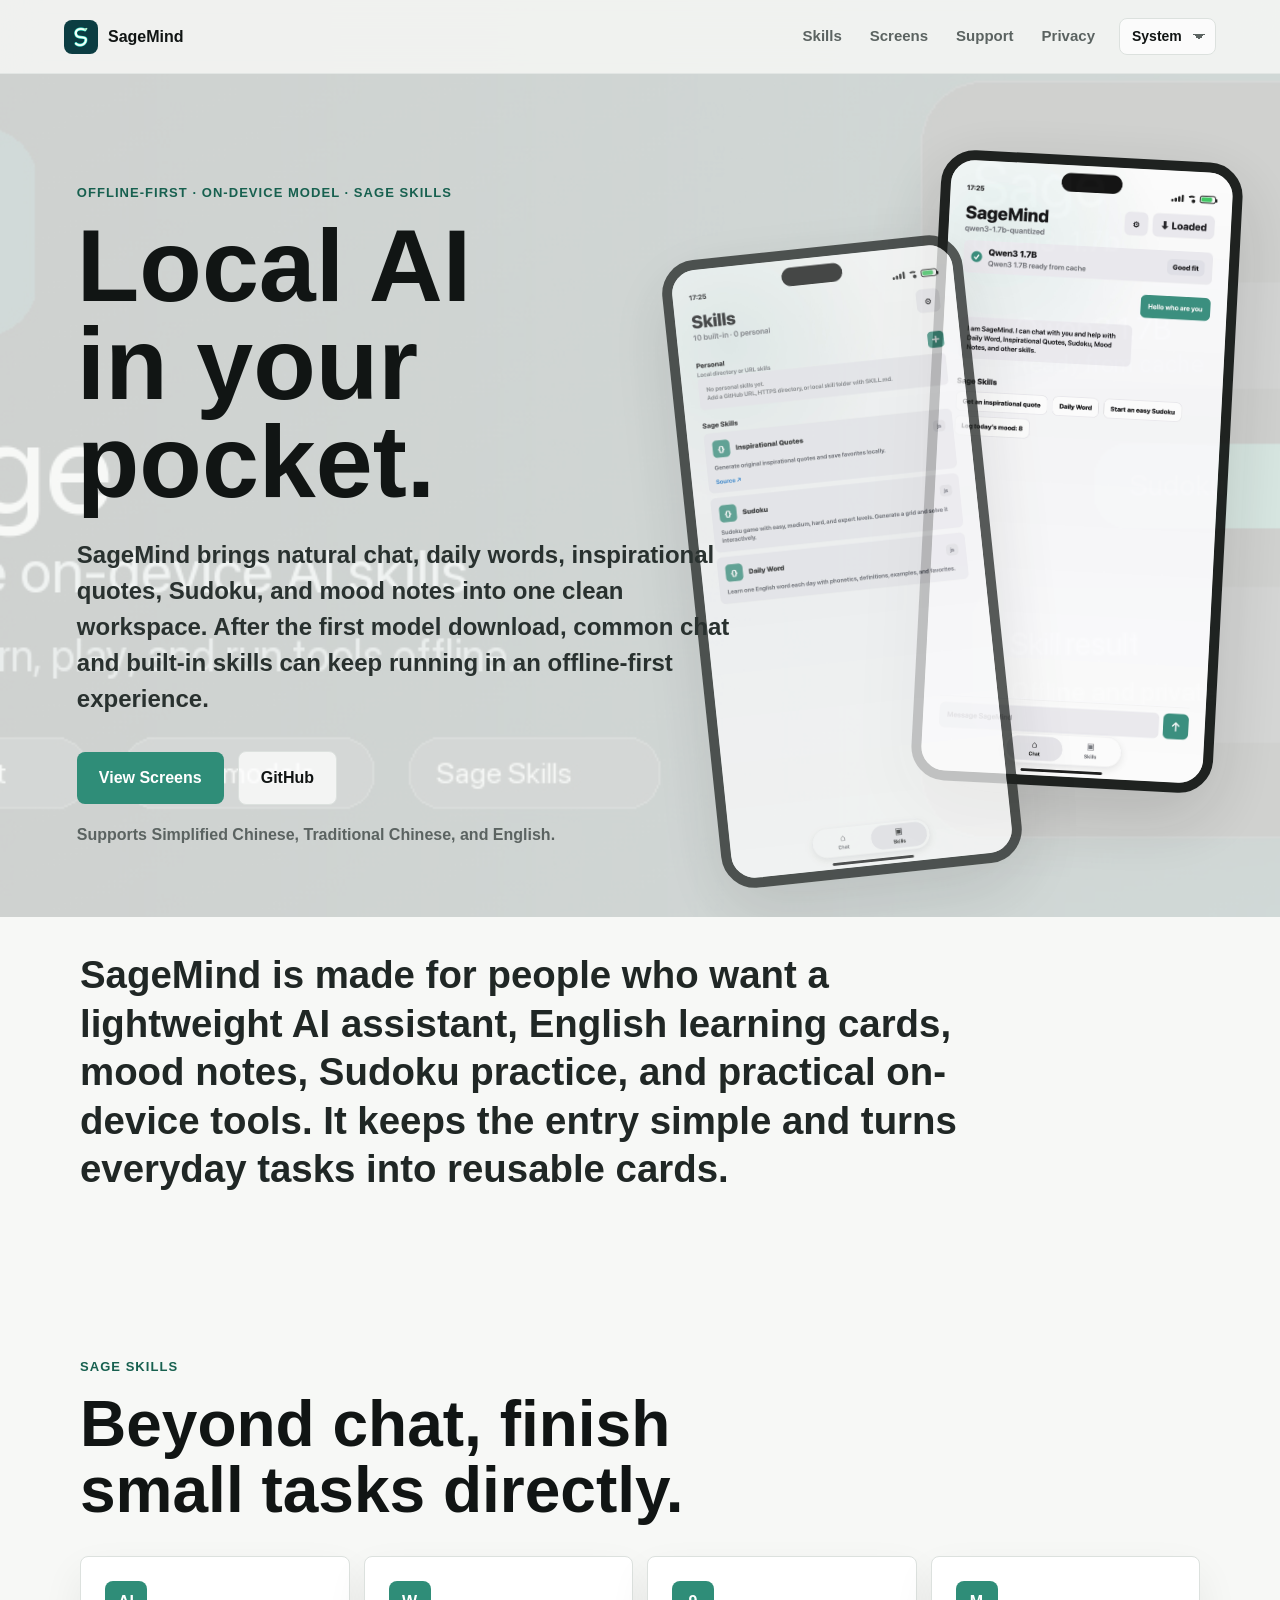
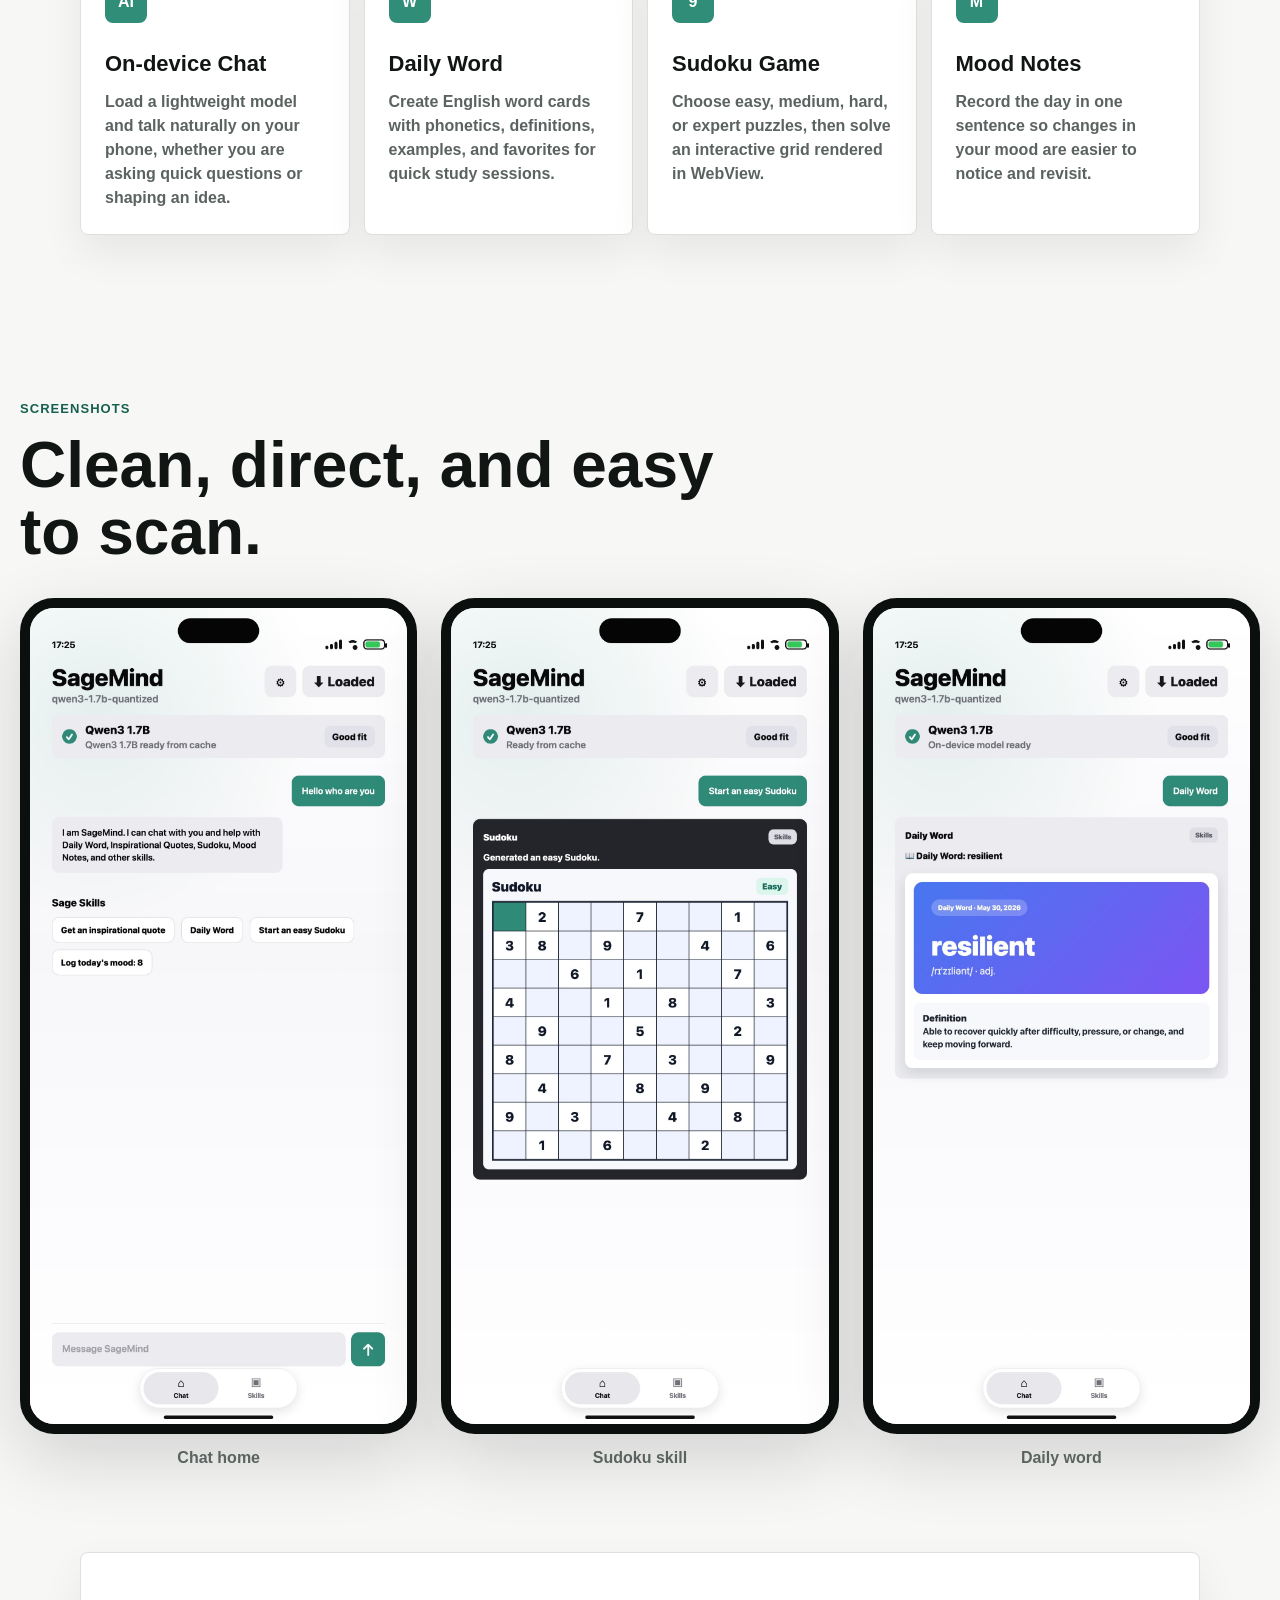
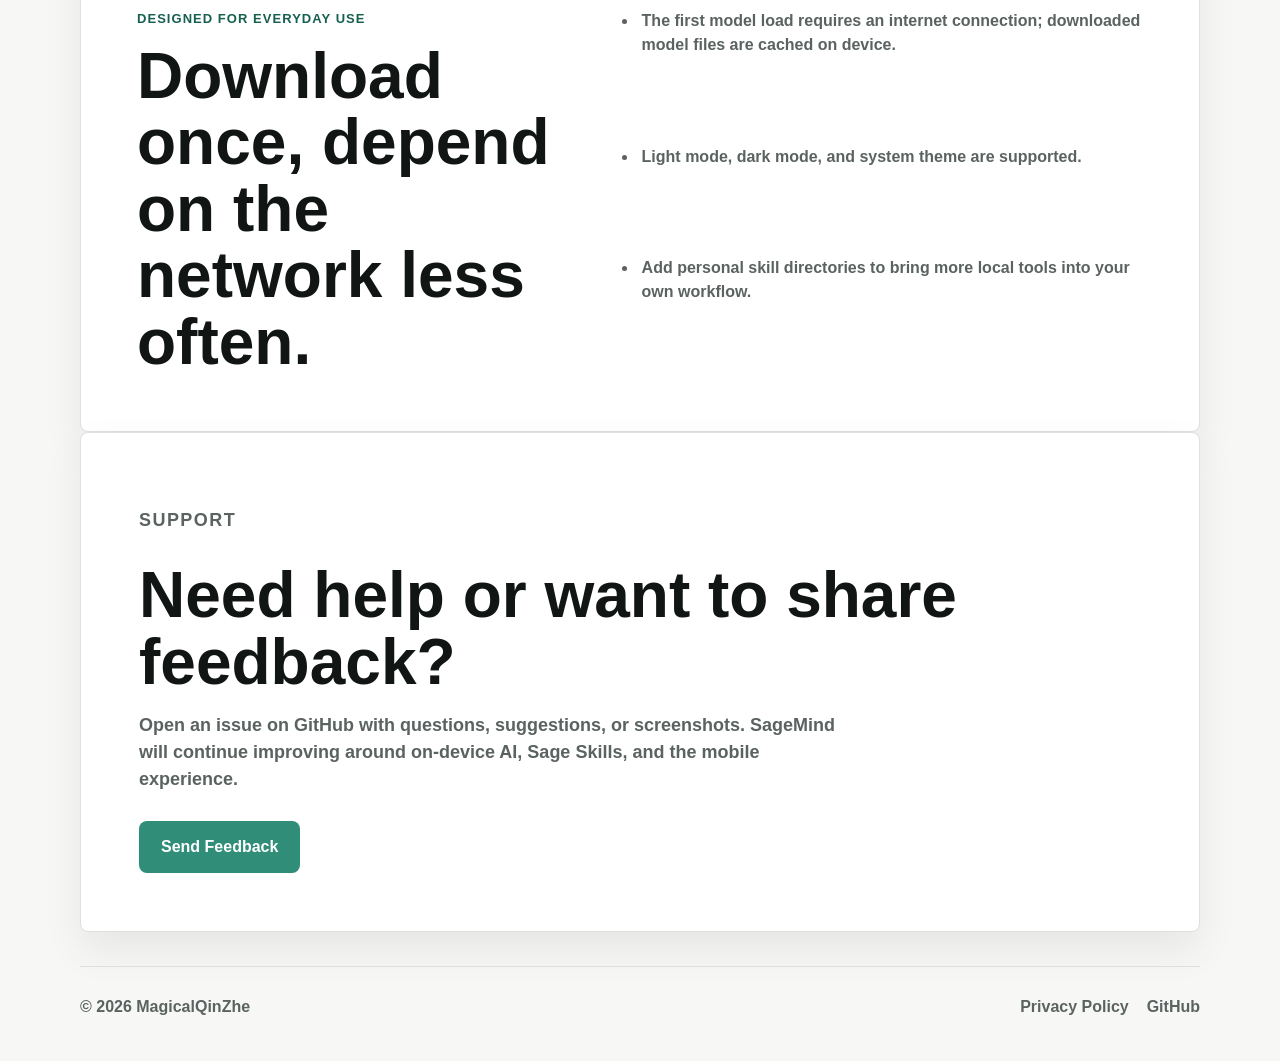
<file: index.html>
<!doctype html>
<html lang="zh-Hans">
  <head>
    <meta charset="utf-8" />
    <meta name="viewport" content="width=device-width, initial-scale=1" />
    <title>SageMind - 本机 AI 聊天与技能助手</title>
    <meta
      name="description"
      content="SageMind 是一款离线优先的本机 AI 助手，支持聊天、每日单词、心灵鸡汤、数独、心情记录、多语言和主题切换。"
    />
    <meta property="og:title" content="SageMind" />
    <meta property="og:description" content="本机 AI 聊天与技能助手。" />
    <meta property="og:image" content="assets/brand/feature-graphic.jpg" />
    <meta property="og:type" content="website" />
    <meta name="theme-color" content="#2f8d78" />
    <link rel="icon" href="assets/brand/icon-512.jpg" />
    <link rel="apple-touch-icon" href="assets/brand/icon-512.jpg" />
    <link rel="stylesheet" href="styles.css" />
    <script src="site.js?v=20260531-screenshots" defer></script>
  </head>
  <body>
    <header class="site-header">
      <a class="brand" href="#top" aria-label="SageMind home">
        <img src="assets/brand/icon-512.jpg" alt="" />
        <span>SageMind</span>
      </a>
      <div class="header-actions">
        <nav aria-label="Main navigation">
          <a href="#skills" data-i18n="nav.skills">技能</a>
          <a href="#screens" data-i18n="nav.screens">截图</a>
          <a href="#support" data-i18n="nav.support">支持</a>
          <a href="privacy.html" data-i18n="nav.privacy">隐私</a>
        </nav>
        <select
          class="language-select"
          aria-label="Language"
          data-language-select
        >
          <option value="auto" data-i18n="language.auto">跟随系统</option>
          <option value="zh">中文</option>
          <option value="en">English</option>
        </select>
      </div>
    </header>

    <main id="top">
      <section class="hero" aria-labelledby="hero-title">
        <div class="hero-copy">
          <p class="eyebrow" data-i18n="hero.eyebrow">
            离线优先 · 本机模型 · Sage Skills
          </p>
          <h1 id="hero-title">
            <span data-i18n="hero.titleLine1">把轻量 AI 助手</span>
            <span data-i18n="hero.titleLine2">放进口袋里。</span>
          </h1>
          <p class="hero-lede" data-i18n="hero.lede">
            SageMind 将自然聊天、每日单词、心灵鸡汤、数独和心情记录放在一个简洁空间里。首次下载模型后，常用聊天和内置技能可在离线优先的环境中继续使用。
          </p>
          <div class="hero-actions">
            <a class="button primary" href="#screens" data-i18n="hero.primary">
              查看界面
            </a>
            <a class="button secondary" href="https://github.com/MagicalQinZhe/SageMind/">
              GitHub
            </a>
          </div>
          <p class="small-note" data-i18n="hero.note">
            支持简体中文、繁体中文和 English。
          </p>
        </div>

        <div class="hero-stage" aria-hidden="true">
          <img
            class="phone phone-main"
            src="assets/screenshots/zh-Hans/chat.jpg"
            alt=""
            data-screenshot="chat"
          />
          <img
            class="phone phone-side"
            src="assets/screenshots/zh-Hans/skills.jpg"
            alt=""
            data-screenshot="skills"
          />
        </div>
      </section>

      <section
        class="section intro"
        aria-label="SageMind introduction"
        data-i18n-aria-label="intro.aria"
      >
        <p data-i18n="intro.body">
          SageMind 面向想要轻量 AI 助手、英语学习卡片、情绪记录、数独练习和本机技能工具的用户。它不把入口做复杂，把常见的小任务整理成可以反复使用的卡片。
        </p>
      </section>

      <section id="skills" class="section" aria-labelledby="skills-title">
        <div class="section-heading">
          <p class="eyebrow">Sage Skills</p>
          <h2 id="skills-title" data-i18n="skills.title">
            聊天之外，也能直接完成小任务。
          </h2>
        </div>
        <div class="feature-grid">
          <article>
            <span class="feature-icon">AI</span>
            <h3 data-i18n="skills.chat.title">本机聊天</h3>
            <p data-i18n="skills.chat.body">
              加载轻量模型后，即可在手机上进行自然对话，适合随手提问和整理想法。
            </p>
          </article>
          <article>
            <span class="feature-icon" data-i18n="skills.word.icon">词</span>
            <h3 data-i18n="skills.word.title">每日单词</h3>
            <p data-i18n="skills.word.body">
              生成英文单词卡片，包含音标、释义、例句和收藏，适合碎片时间学习。
            </p>
          </article>
          <article>
            <span class="feature-icon" data-i18n="skills.sudoku.icon">数</span>
            <h3 data-i18n="skills.sudoku.title">数独小游戏</h3>
            <p data-i18n="skills.sudoku.body">
              支持简单、中等、困难、地狱四种难度，生成宫格并在 WebView 中交互解题。
            </p>
          </article>
          <article>
            <span class="feature-icon" data-i18n="skills.mood.icon">心</span>
            <h3 data-i18n="skills.mood.title">心情记录</h3>
            <p data-i18n="skills.mood.body">
              用一句话记录当天状态，让情绪变化更容易被看见和回顾。
            </p>
          </article>
        </div>
      </section>

      <section id="screens" class="section screen-section" aria-labelledby="screens-title">
        <div class="section-heading">
          <p class="eyebrow">Screenshots</p>
          <h2 id="screens-title" data-i18n="screens.title">
            干净、直接、可快速扫描。
          </h2>
        </div>
        <div class="screens">
          <figure>
            <img
              src="assets/screenshots/zh-Hans/chat.jpg"
              alt="SageMind 聊天首页截图"
              data-screenshot="chat"
              data-i18n-alt="screens.chat.alt"
            />
            <figcaption data-i18n="screens.chat.caption">聊天首页</figcaption>
          </figure>
          <figure>
            <img
              src="assets/screenshots/zh-Hans/sudoku.jpg"
              alt="SageMind 数独技能截图"
              data-screenshot="sudoku"
              data-i18n-alt="screens.sudoku.alt"
            />
            <figcaption data-i18n="screens.sudoku.caption">数独技能</figcaption>
          </figure>
          <figure>
            <img
              src="assets/screenshots/zh-Hans/word.jpg"
              alt="SageMind 每日单词截图"
              data-screenshot="word"
              data-i18n-alt="screens.word.alt"
            />
            <figcaption data-i18n="screens.word.caption">每日单词</figcaption>
          </figure>
        </div>
      </section>

      <section class="section details" aria-labelledby="details-title">
        <div>
          <p class="eyebrow">Designed for everyday use</p>
          <h2 id="details-title" data-i18n="details.title">
            先下载模型，后续更少依赖网络。
          </h2>
        </div>
        <ul>
          <li data-i18n="details.item1">
            首次加载模型时需要联网下载，下载完成后会缓存在本机。
          </li>
          <li data-i18n="details.item2">
            支持浅色、深色和跟随系统主题。
          </li>
          <li data-i18n="details.item3">
            支持添加个人技能目录，将更多本地工具整合进自己的工作流。
          </li>
        </ul>
      </section>

      <section id="support" class="section support" aria-labelledby="support-title">
        <p class="eyebrow">Support</p>
        <h2 id="support-title" data-i18n="support.title">需要帮助或反馈？</h2>
        <p data-i18n="support.body">
          可以在 GitHub 上提交问题、建议或截图反馈。SageMind 会继续围绕本机 AI、Sage Skills 和移动端体验迭代。
        </p>
        <a
          class="button primary"
          href="https://github.com/MagicalQinZhe/SageMind/issues"
          data-i18n="support.button"
        >
          提交反馈
        </a>
      </section>
    </main>

    <footer class="site-footer">
      <span>© 2026 MagicalQinZhe</span>
      <span class="footer-links">
        <a href="privacy.html" data-i18n="footer.privacy">隐私政策</a>
        <a href="https://github.com/MagicalQinZhe/SageMind/">GitHub</a>
      </span>
    </footer>
  </body>
</html>
</file>
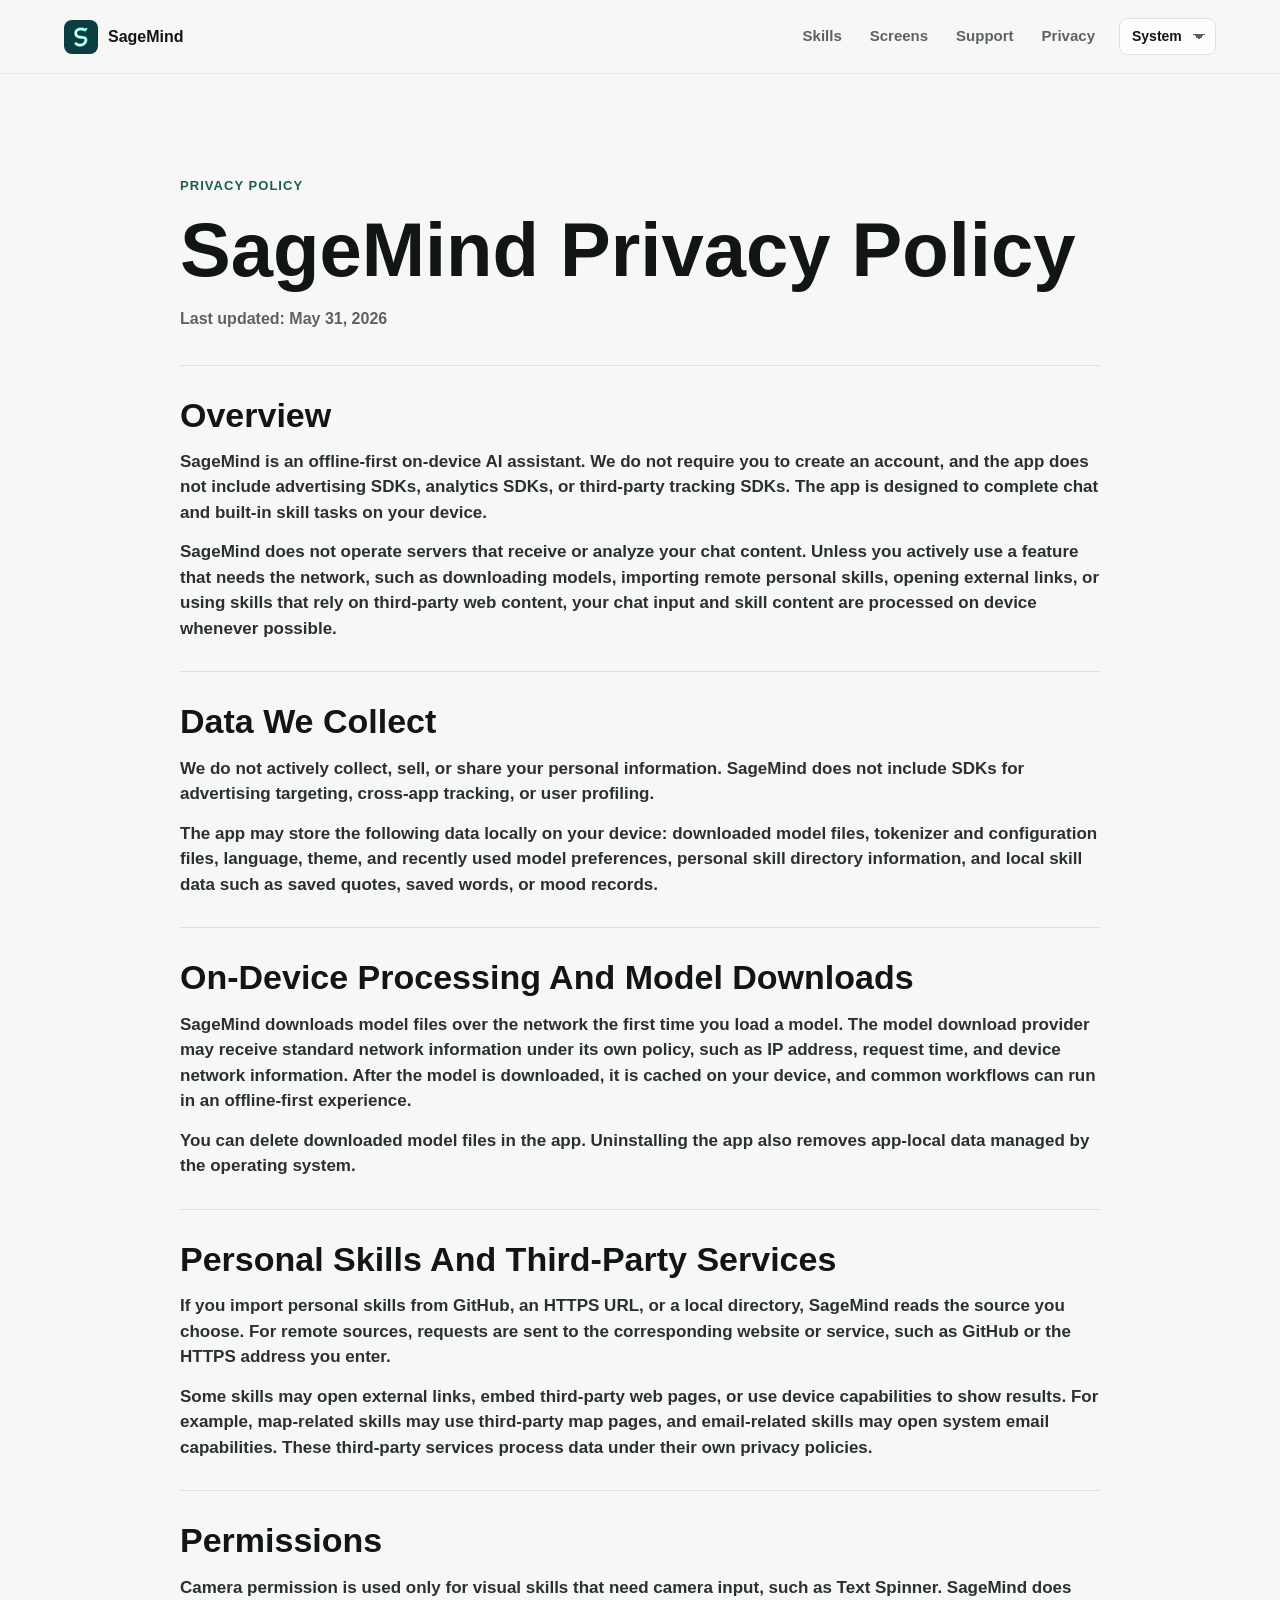
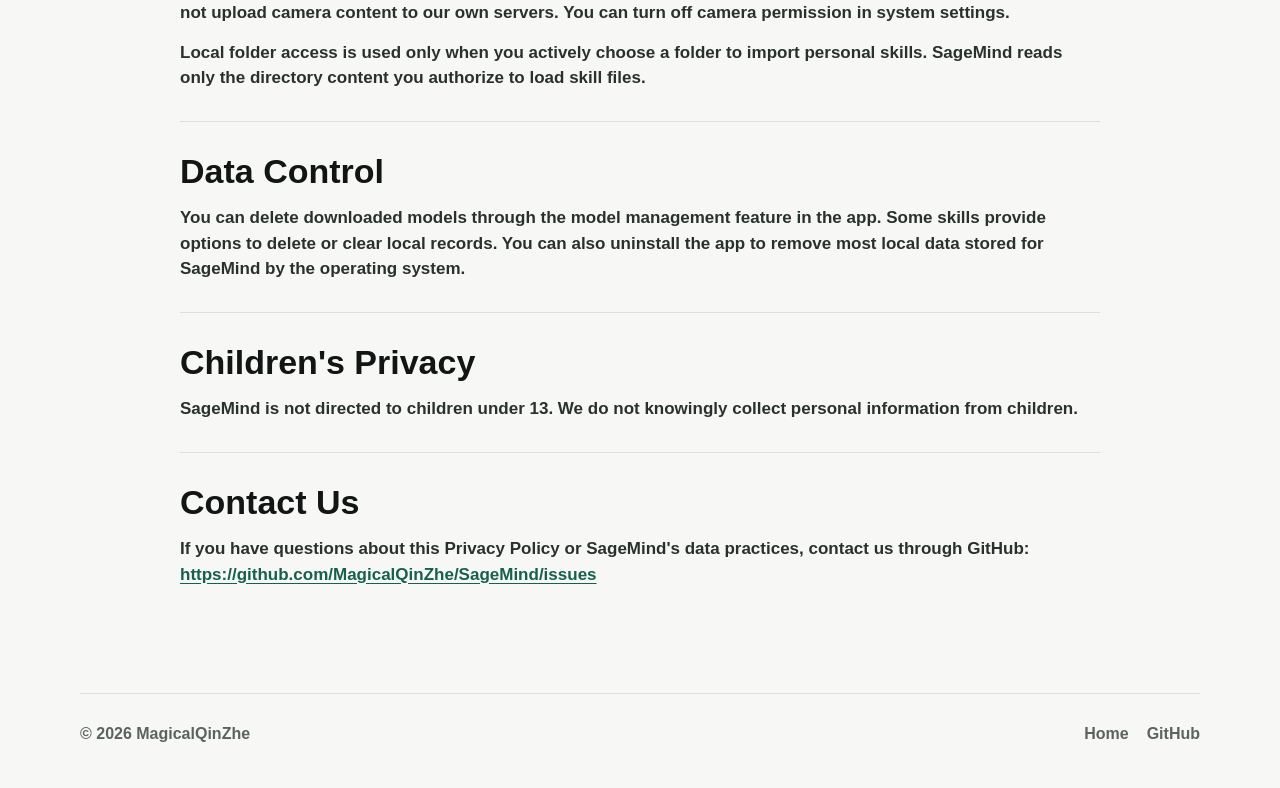
<file: privacy.html>
<!doctype html>
<html lang="zh-Hans">
  <head>
    <meta charset="utf-8" />
    <meta name="viewport" content="width=device-width, initial-scale=1" />
    <title>SageMind 隐私政策</title>
    <meta
      name="description"
      content="SageMind 隐私政策：说明本机 AI、模型下载、个人技能、本地缓存和权限使用。"
    />
    <meta property="og:title" content="SageMind Privacy Policy" />
    <meta property="og:description" content="SageMind 隐私政策。" />
    <meta property="og:type" content="website" />
    <meta name="theme-color" content="#2f8d78" />
    <link rel="icon" href="assets/brand/icon-512.jpg" />
    <link rel="apple-touch-icon" href="assets/brand/icon-512.jpg" />
    <link rel="stylesheet" href="styles.css" />
    <script src="site.js?v=20260531-screenshots" defer></script>
  </head>
  <body data-page="privacy">
    <header class="site-header">
      <a class="brand" href="index.html" aria-label="SageMind home">
        <img src="assets/brand/icon-512.jpg" alt="" />
        <span>SageMind</span>
      </a>
      <div class="header-actions">
        <nav aria-label="Main navigation">
          <a href="index.html#skills" data-i18n="nav.skills">技能</a>
          <a href="index.html#screens" data-i18n="nav.screens">截图</a>
          <a href="index.html#support" data-i18n="nav.support">支持</a>
          <a href="privacy.html" aria-current="page" data-i18n="nav.privacy">
            隐私
          </a>
        </nav>
        <select
          class="language-select"
          aria-label="Language"
          data-language-select
        >
          <option value="auto" data-i18n="language.auto">跟随系统</option>
          <option value="zh">中文</option>
          <option value="en">English</option>
        </select>
      </div>
    </header>

    <main class="legal-page">
      <div data-language-panel="zh">
        <section class="legal-hero">
          <p class="eyebrow">Privacy Policy</p>
          <h1>SageMind 隐私政策</h1>
          <p class="legal-updated">最后更新：2026 年 5 月 31 日</p>
        </section>

        <section class="legal-section">
          <h2>概览</h2>
          <p>
            SageMind 是一款离线优先的本机 AI 助手。我们不会要求你创建账号，也不会在应用中加入广告 SDK、分析 SDK 或第三方追踪 SDK。应用的主要设计目标是在你的设备上完成聊天和内置技能任务。
          </p>
          <p>
            SageMind 目前不运营用于接收或分析用户聊天内容的服务器。除非你主动使用需要网络的功能，例如下载模型、导入远程个人技能、打开外部链接或使用依赖第三方网页的技能，否则你的聊天输入和技能内容会尽量留在本机处理。
          </p>
        </section>

        <section class="legal-section">
          <h2>我们收集的数据</h2>
          <p>
            我们不会主动收集、出售或共享你的个人信息。SageMind 不包含用于广告定位、跨应用追踪或用户画像的 SDK。
          </p>
          <p>
            应用可能在你的设备本地保存以下内容：下载的模型文件、tokenizer 和配置文件；语言、主题和最近使用模型等偏好设置；你添加的个人技能目录信息；以及部分技能产生的本地数据，例如收藏的语录、收藏的单词或心情记录。
          </p>
        </section>

        <section class="legal-section">
          <h2>本机处理与模型下载</h2>
          <p>
            SageMind 会在首次加载模型时通过网络下载模型文件。下载服务提供方可能会按其自身政策接收常规网络信息，例如 IP 地址、请求时间和设备网络信息。模型下载完成后会缓存在你的设备上，后续常用功能可以离线优先运行。
          </p>
          <p>
            你可以在应用中删除已下载的模型文件。删除应用也会移除由系统管理的应用本地数据。
          </p>
        </section>

        <section class="legal-section">
          <h2>个人技能与第三方服务</h2>
          <p>
            如果你导入 GitHub、HTTPS URL 或本地目录中的个人技能，SageMind 会读取你选择的来源。对于远程来源，请求会发送给对应的网站或服务，例如 GitHub 或你输入的 HTTPS 地址。
          </p>
          <p>
            某些技能可能会打开外部链接、嵌入第三方网页，或调用设备能力来展示结果。例如地图类技能可能使用第三方地图网页，邮件类技能可能打开系统邮件能力。这些第三方服务会按照其自己的隐私政策处理数据。
          </p>
        </section>

        <section class="legal-section">
          <h2>权限</h2>
          <p>
            相机权限仅用于需要摄像头输入的视觉类技能，例如 Text Spinner。SageMind 不会把相机内容上传到我们自己的服务器。你可以在系统设置中关闭相机权限。
          </p>
          <p>
            本地文件夹权限仅在你主动选择目录导入个人技能时使用。SageMind 只读取你授权的目录内容来加载技能文件。
          </p>
        </section>

        <section class="legal-section">
          <h2>数据控制</h2>
          <p>
            你可以通过应用内的模型管理功能删除已下载的模型。部分技能提供删除或清空本地记录的功能。你也可以通过卸载应用移除系统为 SageMind 保存的大部分本地数据。
          </p>
        </section>

        <section class="legal-section">
          <h2>儿童隐私</h2>
          <p>
            SageMind 并非面向 13 岁以下儿童设计。我们不会故意收集儿童的个人信息。
          </p>
        </section>

        <section class="legal-section">
          <h2>联系我们</h2>
          <p>
            如果你对本隐私政策或 SageMind 的数据处理方式有疑问，可以通过 GitHub 提交反馈：
            <a href="https://github.com/MagicalQinZhe/SageMind/issues">https://github.com/MagicalQinZhe/SageMind/issues</a>
          </p>
        </section>
      </div>

      <div data-language-panel="en" hidden>
        <section class="legal-hero">
          <p class="eyebrow">Privacy Policy</p>
          <h1>SageMind Privacy Policy</h1>
          <p class="legal-updated">Last updated: May 31, 2026</p>
        </section>

        <section class="legal-section">
          <h2>Overview</h2>
          <p>
            SageMind is an offline-first on-device AI assistant. We do not
            require you to create an account, and the app does not include
            advertising SDKs, analytics SDKs, or third-party tracking SDKs. The
            app is designed to complete chat and built-in skill tasks on your
            device.
          </p>
          <p>
            SageMind does not operate servers that receive or analyze your chat
            content. Unless you actively use a feature that needs the network,
            such as downloading models, importing remote personal skills,
            opening external links, or using skills that rely on third-party web
            content, your chat input and skill content are processed on device
            whenever possible.
          </p>
        </section>

        <section class="legal-section">
          <h2>Data We Collect</h2>
          <p>
            We do not actively collect, sell, or share your personal
            information. SageMind does not include SDKs for advertising
            targeting, cross-app tracking, or user profiling.
          </p>
          <p>
            The app may store the following data locally on your device:
            downloaded model files, tokenizer and configuration files, language,
            theme, and recently used model preferences, personal skill directory
            information, and local skill data such as saved quotes, saved words,
            or mood records.
          </p>
        </section>

        <section class="legal-section">
          <h2>On-Device Processing And Model Downloads</h2>
          <p>
            SageMind downloads model files over the network the first time you
            load a model. The model download provider may receive standard
            network information under its own policy, such as IP address,
            request time, and device network information. After the model is
            downloaded, it is cached on your device, and common workflows can
            run in an offline-first experience.
          </p>
          <p>
            You can delete downloaded model files in the app. Uninstalling the
            app also removes app-local data managed by the operating system.
          </p>
        </section>

        <section class="legal-section">
          <h2>Personal Skills And Third-Party Services</h2>
          <p>
            If you import personal skills from GitHub, an HTTPS URL, or a local
            directory, SageMind reads the source you choose. For remote sources,
            requests are sent to the corresponding website or service, such as
            GitHub or the HTTPS address you enter.
          </p>
          <p>
            Some skills may open external links, embed third-party web pages, or
            use device capabilities to show results. For example, map-related
            skills may use third-party map pages, and email-related skills may
            open system email capabilities. These third-party services process
            data under their own privacy policies.
          </p>
        </section>

        <section class="legal-section">
          <h2>Permissions</h2>
          <p>
            Camera permission is used only for visual skills that need camera
            input, such as Text Spinner. SageMind does not upload camera content
            to our own servers. You can turn off camera permission in system
            settings.
          </p>
          <p>
            Local folder access is used only when you actively choose a folder
            to import personal skills. SageMind reads only the directory content
            you authorize to load skill files.
          </p>
        </section>

        <section class="legal-section">
          <h2>Data Control</h2>
          <p>
            You can delete downloaded models through the model management
            feature in the app. Some skills provide options to delete or clear
            local records. You can also uninstall the app to remove most local
            data stored for SageMind by the operating system.
          </p>
        </section>

        <section class="legal-section">
          <h2>Children's Privacy</h2>
          <p>
            SageMind is not directed to children under 13. We do not knowingly
            collect personal information from children.
          </p>
        </section>

        <section class="legal-section">
          <h2>Contact Us</h2>
          <p>
            If you have questions about this Privacy Policy or SageMind's data
            practices, contact us through GitHub:
            <a href="https://github.com/MagicalQinZhe/SageMind/issues">https://github.com/MagicalQinZhe/SageMind/issues</a>
          </p>
        </section>
      </div>
    </main>

    <footer class="site-footer">
      <span>© 2026 MagicalQinZhe</span>
      <span class="footer-links">
        <a href="index.html" data-i18n="footer.home">首页</a>
        <a href="https://github.com/MagicalQinZhe/SageMind/">GitHub</a>
      </span>
    </footer>
  </body>
</html>
</file>
<file: styles.css>
:root {
  color-scheme: light;
  --bg: #f7f8f6;
  --surface: #ffffff;
  --surface-muted: #ecefea;
  --text: #111514;
  --muted: #5b6361;
  --line: #dce1de;
  --brand: #2f8d78;
  --brand-dark: #17604f;
  --ink: #0b0f0e;
  --shadow: 0 24px 70px rgba(17, 21, 20, 0.16);
}

* {
  box-sizing: border-box;
}

html {
  scroll-behavior: smooth;
}

body {
  margin: 0;
  background: var(--bg);
  color: var(--text);
  font-family:
    -apple-system, BlinkMacSystemFont, "Segoe UI", "PingFang SC",
    "Hiragino Sans GB", "Microsoft YaHei", sans-serif;
  line-height: 1.5;
  overflow-x: hidden;
}

a {
  color: inherit;
  text-decoration: none;
}

img {
  display: block;
  max-width: 100%;
}

[data-screenshot] {
  transition: opacity 160ms ease;
}

.localized-screenshot-loading {
  opacity: 0;
}

.site-header {
  position: fixed;
  z-index: 20;
  top: 0;
  left: 0;
  right: 0;
  display: flex;
  align-items: center;
  justify-content: space-between;
  gap: 24px;
  padding: 18px clamp(20px, 5vw, 72px);
  background: rgba(247, 248, 246, 0.82);
  border-bottom: 1px solid rgba(220, 225, 222, 0.7);
  backdrop-filter: blur(18px);
}

.brand {
  display: inline-flex;
  align-items: center;
  gap: 10px;
  font-weight: 800;
  letter-spacing: 0;
}

.brand img {
  width: 34px;
  height: 34px;
  border-radius: 8px;
}

.site-header nav {
  display: flex;
  align-items: center;
  gap: clamp(12px, 3vw, 28px);
  color: var(--muted);
  font-size: 15px;
  font-weight: 700;
}

.header-actions {
  display: flex;
  align-items: center;
  gap: clamp(12px, 3vw, 24px);
}

.language-select {
  min-height: 36px;
  max-width: 150px;
  padding: 7px 32px 7px 12px;
  border: 1px solid var(--line);
  border-radius: 8px;
  appearance: none;
  background:
    linear-gradient(45deg, transparent 50%, var(--muted) 50%) calc(100% - 16px)
      50% / 6px 6px no-repeat,
    linear-gradient(135deg, var(--muted) 50%, transparent 50%) calc(100% - 10px)
      50% / 6px 6px no-repeat,
    rgba(255, 255, 255, 0.72);
  color: var(--text);
  font: inherit;
  font-size: 14px;
  font-weight: 800;
}

.language-select:focus-visible {
  outline: 3px solid rgba(47, 141, 120, 0.24);
  outline-offset: 2px;
}

.hero {
  position: relative;
  min-height: 92svh;
  overflow: hidden;
  display: grid;
  align-items: center;
  padding: 120px clamp(20px, 6vw, 86px) 70px;
  background: url("assets/brand/feature-graphic.jpg") center / cover no-repeat;
}

.hero::before {
  content: "";
  position: absolute;
  inset: 0;
  background: rgba(247, 248, 246, 0.84);
  pointer-events: none;
}

.hero-copy {
  position: relative;
  z-index: 2;
  width: 100%;
  max-width: 720px;
  min-width: 0;
  padding-top: 7vh;
}

.eyebrow {
  margin: 0 0 14px;
  color: var(--brand-dark);
  font-size: 13px;
  font-weight: 900;
  letter-spacing: 0.08em;
  text-transform: uppercase;
}

h1,
h2,
h3,
p {
  letter-spacing: 0;
}

h1 {
  margin: 0;
  max-width: 760px;
  font-size: clamp(48px, 8vw, 112px);
  line-height: 0.96;
  font-weight: 900;
}

h1 span {
  display: block;
}

.hero-lede {
  max-width: 680px;
  margin: 26px 0 0;
  color: #29312f;
  font-size: clamp(18px, 2.1vw, 24px);
  font-weight: 650;
}

.hero-actions,
.site-footer {
  display: flex;
  align-items: center;
  gap: 14px;
  flex-wrap: wrap;
}

.hero-actions {
  margin-top: 34px;
}

.button {
  display: inline-flex;
  align-items: center;
  justify-content: center;
  min-height: 48px;
  padding: 14px 22px;
  border-radius: 8px;
  font-weight: 850;
  transition:
    transform 160ms ease,
    background 160ms ease;
}

.button:hover {
  transform: translateY(-1px);
}

.button.primary {
  background: var(--brand);
  color: #fff;
}

.button.primary:hover {
  background: var(--brand-dark);
}

.button.secondary {
  background: rgba(255, 255, 255, 0.72);
  border: 1px solid var(--line);
  color: var(--text);
}

.small-note {
  margin: 18px 0 0;
  color: var(--muted);
  font-weight: 650;
}

.hero-stage {
  position: absolute;
  z-index: 1;
  inset: 84px clamp(12px, 4vw, 64px) 16px auto;
  width: min(45vw, 560px);
  min-width: 340px;
  opacity: 0.92;
}

.phone {
  position: absolute;
  width: 54%;
  border: 10px solid #101412;
  border-radius: 34px;
  box-shadow: var(--shadow);
}

.phone-main {
  right: 0;
  top: 8vh;
  transform: rotate(3deg);
}

.phone-side {
  right: 42%;
  top: 18vh;
  transform: rotate(-6deg);
  opacity: 0.74;
}

.section {
  width: min(1120px, calc(100% - 40px));
  margin: 0 auto;
  padding: 82px 0;
}

.intro {
  padding-top: 34px;
}

.intro p {
  max-width: 920px;
  margin: 0;
  color: #202725;
  font-size: clamp(24px, 3vw, 40px);
  line-height: 1.26;
  font-weight: 850;
}

.section-heading {
  max-width: 720px;
  margin-bottom: 32px;
}

h2 {
  margin: 0;
  font-size: clamp(34px, 5vw, 64px);
  line-height: 1.04;
  font-weight: 900;
}

.feature-grid {
  display: grid;
  grid-template-columns: repeat(4, minmax(0, 1fr));
  gap: 14px;
}

.feature-grid article,
.support,
.details {
  background: var(--surface);
  border: 1px solid var(--line);
  border-radius: 8px;
  box-shadow: 0 18px 42px rgba(17, 21, 20, 0.07);
}

.feature-grid article {
  min-height: 250px;
  padding: 24px;
}

.feature-icon {
  display: inline-flex;
  width: 42px;
  height: 42px;
  align-items: center;
  justify-content: center;
  margin-bottom: 24px;
  border-radius: 8px;
  background: var(--brand);
  color: #fff;
  font-weight: 900;
}

h3 {
  margin: 0 0 10px;
  font-size: 22px;
  font-weight: 900;
}

.feature-grid p,
.support p,
.details li {
  margin: 0;
  color: var(--muted);
  font-size: 16px;
  font-weight: 650;
}

.screen-section {
  width: min(1240px, calc(100% - 40px));
}

.screens {
  display: grid;
  grid-template-columns: repeat(3, minmax(0, 1fr));
  gap: clamp(14px, 2vw, 24px);
  align-items: start;
}

figure {
  margin: 0;
}

figure img {
  width: 100%;
  border: 10px solid var(--ink);
  border-radius: 34px;
  background: var(--ink);
  box-shadow: var(--shadow);
}

figcaption {
  margin-top: 12px;
  color: var(--muted);
  font-weight: 800;
  text-align: center;
}

.details {
  display: grid;
  grid-template-columns: minmax(0, 0.85fr) minmax(0, 1fr);
  gap: 34px;
  padding: clamp(26px, 5vw, 56px);
}

.details ul {
  display: grid;
  gap: 16px;
  margin: 0;
  padding-left: 20px;
}

.details li {
  padding-left: 4px;
}

.support {
  padding: clamp(28px, 5vw, 58px);
}

.support p {
  max-width: 720px;
  margin: 16px 0 28px;
  font-size: 18px;
}

.site-footer {
  justify-content: space-between;
  margin: 34px auto 0;
  width: min(1120px, calc(100% - 40px));
  padding: 28px 0 42px;
  color: var(--muted);
  border-top: 1px solid var(--line);
  font-weight: 700;
}

.footer-links {
  display: inline-flex;
  align-items: center;
  gap: 18px;
  flex-wrap: wrap;
}

.legal-page {
  width: min(920px, calc(100% - 40px));
  margin: 0 auto;
  padding: 132px 0 42px;
}

.legal-hero {
  padding: 44px 0 34px;
}

.legal-hero h1 {
  max-width: 100%;
  font-size: clamp(42px, 7vw, 76px);
  line-height: 1.04;
  overflow-wrap: anywhere;
}

.legal-updated {
  margin: 18px 0 0;
  color: var(--muted);
  font-weight: 700;
}

.legal-section {
  padding: 30px 0;
  border-top: 1px solid var(--line);
}

.legal-section h2 {
  margin-bottom: 14px;
  font-size: clamp(24px, 3vw, 34px);
  line-height: 1.16;
}

.legal-section p {
  margin: 0 0 14px;
  color: #29312f;
  font-size: 17px;
  font-weight: 600;
  overflow-wrap: anywhere;
}

.legal-section p:last-child {
  margin-bottom: 0;
}

.legal-section a {
  color: var(--brand-dark);
  font-weight: 850;
  text-decoration: underline;
  text-underline-offset: 3px;
  overflow-wrap: anywhere;
}

.legal-section.english {
  margin-top: 18px;
}

@media (max-width: 960px) {
  .hero {
    min-height: auto;
    padding-top: 110px;
    padding-bottom: 360px;
  }

  .hero-stage {
    inset: auto 0 18px auto;
    width: 100%;
    min-width: 0;
    height: 380px;
  }

  .phone {
    width: 220px;
    border-width: 7px;
    border-radius: 26px;
  }

  .phone-main {
    right: 18%;
    top: 0;
  }

  .phone-side {
    right: 50%;
    top: 54px;
  }

  .feature-grid,
  .screens,
  .details {
    grid-template-columns: 1fr;
  }

  .screens {
    max-width: 420px;
    margin: 0 auto;
  }
}

@media (max-width: 640px) {
  .site-header {
    padding: 14px 18px;
    gap: 12px;
    justify-content: flex-start;
  }

  .site-header nav {
    display: none;
  }

  .brand {
    flex: 1 1 auto;
    min-width: 0;
  }

  .header-actions {
    margin-left: auto;
    flex-shrink: 0;
  }

  .language-select {
    width: 112px;
    max-width: 112px;
    min-height: 34px;
    padding-left: 10px;
    font-size: 13px;
  }

  .brand span {
    display: inline;
  }

  .hero {
    padding-left: 20px;
    padding-right: 20px;
  }

  .hero-copy {
    width: min(100%, 350px);
    max-width: 100%;
  }

  h1 {
    max-width: 100%;
    font-size: 40px;
    line-height: 1.04;
    overflow-wrap: anywhere;
  }

  .legal-page {
    width: calc(100% - 40px);
    padding-top: 96px;
  }

  .legal-hero {
    padding-top: 28px;
  }

  .legal-hero h1 {
    font-size: 36px;
  }

  .hero-lede {
    font-size: 17px;
    overflow-wrap: anywhere;
    word-break: break-all;
  }

  .small-note {
    overflow-wrap: anywhere;
    word-break: break-all;
  }

  .hero-actions {
    align-items: stretch;
  }

  .button {
    width: 100%;
  }

  .phone-main {
    right: 4%;
  }

  .phone-side {
    right: 42%;
  }
}
</file>
